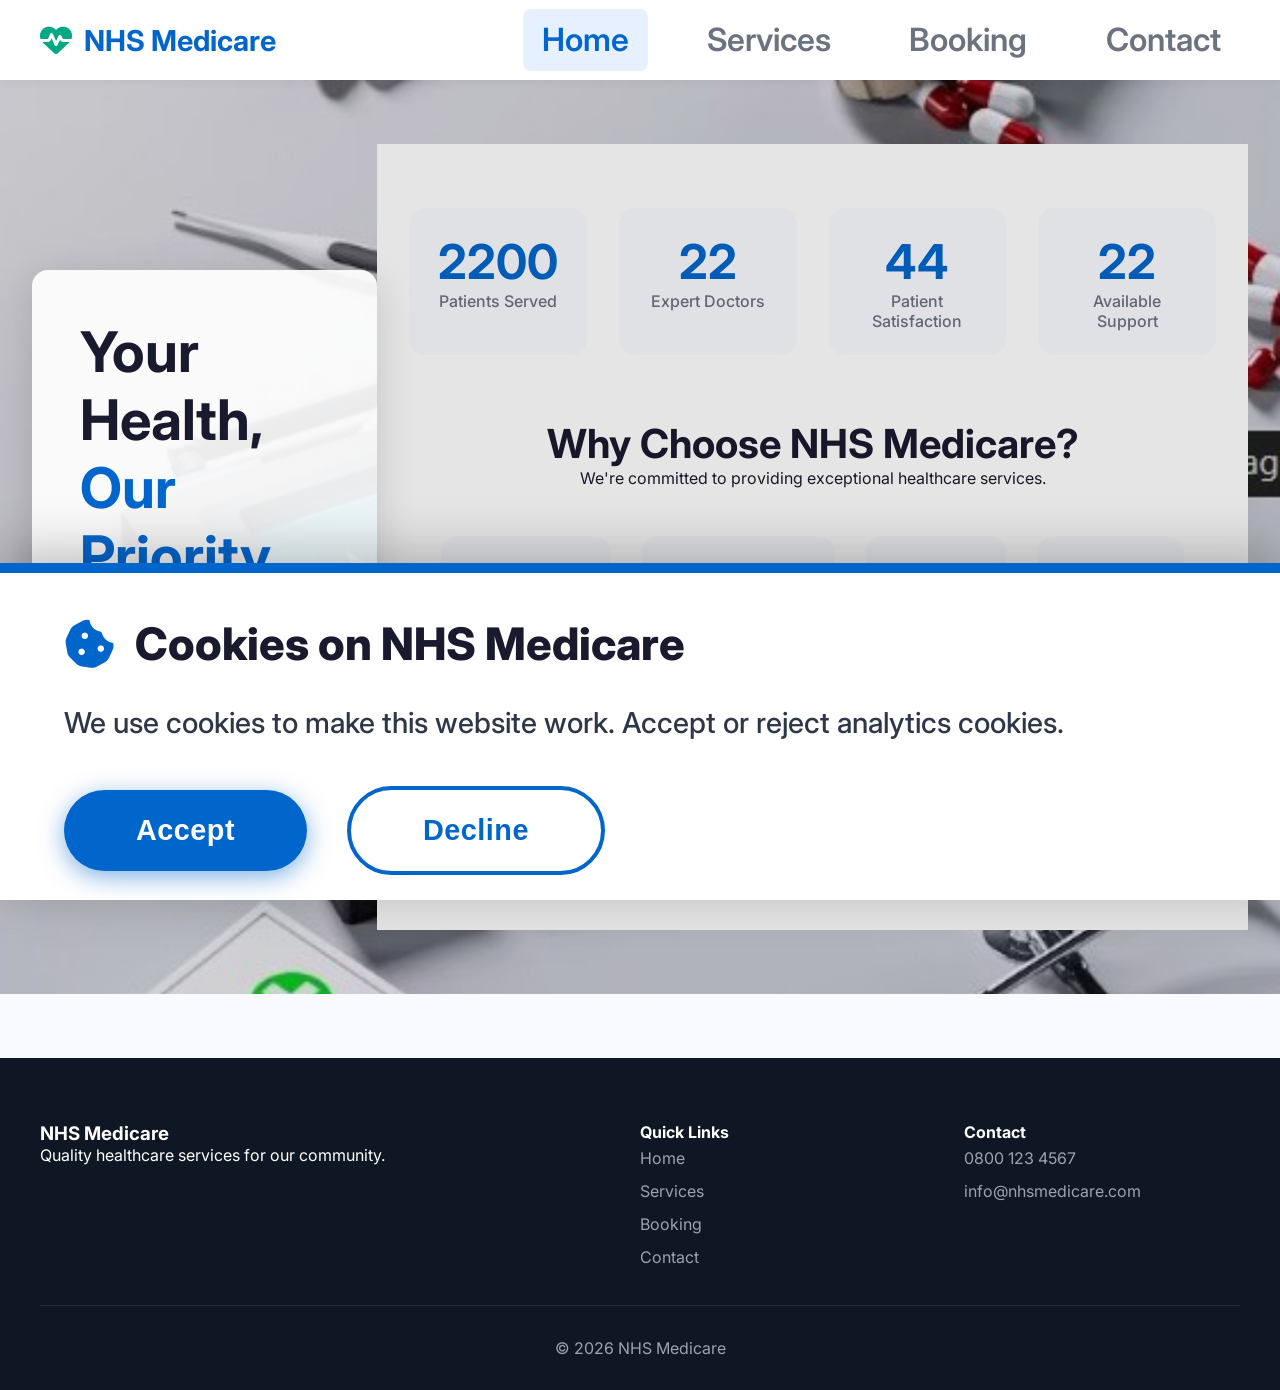
<file: index.html>
<!DOCTYPE html>
<html lang="en">
<head>
    <meta charset="UTF-8">
    <meta name="viewport" content="width=device-width, initial-scale=1.0">
    <title>NHS Medicare - Home</title>
    
    
    <script src="https://code.jquery.com/jquery-3.6.0.min.js"></script>
    
    
    <link href="https://fonts.googleapis.com/css2?family=Inter:wght@300;400;500;600;700&display=swap" rel="stylesheet">
    
    
    <link rel="stylesheet" href="https://cdnjs.cloudflare.com/ajax/libs/font-awesome/6.4.0/css/all.min.css">
    
    
    <link rel="stylesheet" href="css/home.css">
</head>
<body>
    
    <nav class="navbar">
        <div class="nav-container">
            <div class="nav-logo">
                <a href="index.html">
                    <i class="fas fa-heartbeat"></i>
                    <span>NHS Medicare</span>
                </a>
            </div>
            <button class="nav-toggle">
                <i class="fas fa-bars"></i>
            </button>
            <ul class="nav-menu">
                <li><a href="index.html" class="active">Home</a></li>
                <li><a href="services.html">Services</a></li>
                <li><a href="booking.html">Booking</a></li>
                <li><a href="contact.html">Contact</a></li>
            </ul>
        </div>
    </nav>


    <header class="hero">
        <div class="hero-container">
            <div class="hero-content">
                <h1>Your Health, <span>Our Priority</span></h1>
                <p>Welcome to NHS Medicare - providing quality healthcare services.</p>
                <a href="booking.html" class="btn-primary">Book Appointment</a>
            </div>
        </div>
            
    <section class="stats">
        <div class="stats-container">
            <div class="stat-item">
                <div class="stat-number" data-count="5000">0</div>
                <div class="stat-label">Patients Served</div>
            </div>
            <div class="stat-item">
                <div class="stat-number" data-count="50">0</div>
                <div class="stat-label">Expert Doctors</div>
            </div>
            <div class="stat-item">
                <div class="stat-number" data-count="98">0%</div>
                <div class="stat-label">Patient Satisfaction</div>
            </div>
            <div class="stat-item">
                <div class="stat-number" data-count="24">0/7</div>
                <div class="stat-label">Available Support</div>
            </div>
        </div>
            
    <section class="features">
        <div class="section-header">
            <h2>Why Choose NHS Medicare?</h2>
            <p>We're committed to providing exceptional healthcare services.</p>
        </div>
        <div class="features-grid">
            <div class="feature-card">
                <div class="feature-icon"><i class="fas fa-user-md"></i></div>
                <h3>Expert Doctors</h3>
                <p>Highly qualified medical professionals.</p>
            </div>
            <div class="feature-card">
                <div class="feature-icon"><i class="fas fa-clock"></i></div>
                <h3>Quick Appointments</h3>
                <p>Easy online booking system.</p>
            </div>
            <div class="feature-card">
                <div class="feature-icon"><i class="fas fa-shield-virus"></i></div>
                <h3>Safe & Clean</h3>
                <p>Strict hygiene protocols.</p>
            </div>
            <div class="feature-card">
                <div class="feature-icon"><i class="fas fa-phone-alt"></i></div>
                <h3>24/7 Support</h3>
                <p>Round the clock assistance.</p>
            </div>
        </div>
    </section>
    </header>
            <!-- Cookie Banner -->
    <div id="cookieConsent">
        <div class="cookie-container">
            <h3><i class="fas fa-cookie-bite"></i> Cookies on NHS Medicare</h3>
            <p>We use cookies to make this website work. Accept or reject analytics cookies.</p>
            <div class="cookie-buttons">
                <button id="acceptCookies" class="btn-accept">Accept</button>
                <button id="declineCookies" class="btn-decline">Decline</button>
            </div>
        </div>
    </div>

    <script src="js/home.js"></script>
       
    <footer>
        <div class="footer-container">
            <div class="footer-grid">
                <div class="footer-about">
                    <h3>NHS Medicare</h3>
                    <p>Quality healthcare services for our community.</p>
                </div>
                <div class="footer-links">
                    <h4>Quick Links</h4>
                    <ul>
                        <li><a href="index.html">Home</a></li>
                        <li><a href="services.html">Services</a></li>
                        <li><a href="booking.html">Booking</a></li>
                        <li><a href="contact.html">Contact</a></li>
                    </ul>
                </div>
                <div class="footer-contact">
                    <h4>Contact</h4>
                    <ul>
                        <li>0800 123 4567</li>
                        <li>info@nhsmedicare.com</li>
                    </ul>
                </div>
            </div>
            <div class="footer-bottom">
                <p>&copy; 2026 NHS Medicare</p>
            </div>
        </div>
    </footer>
</body>
</html>
</file>
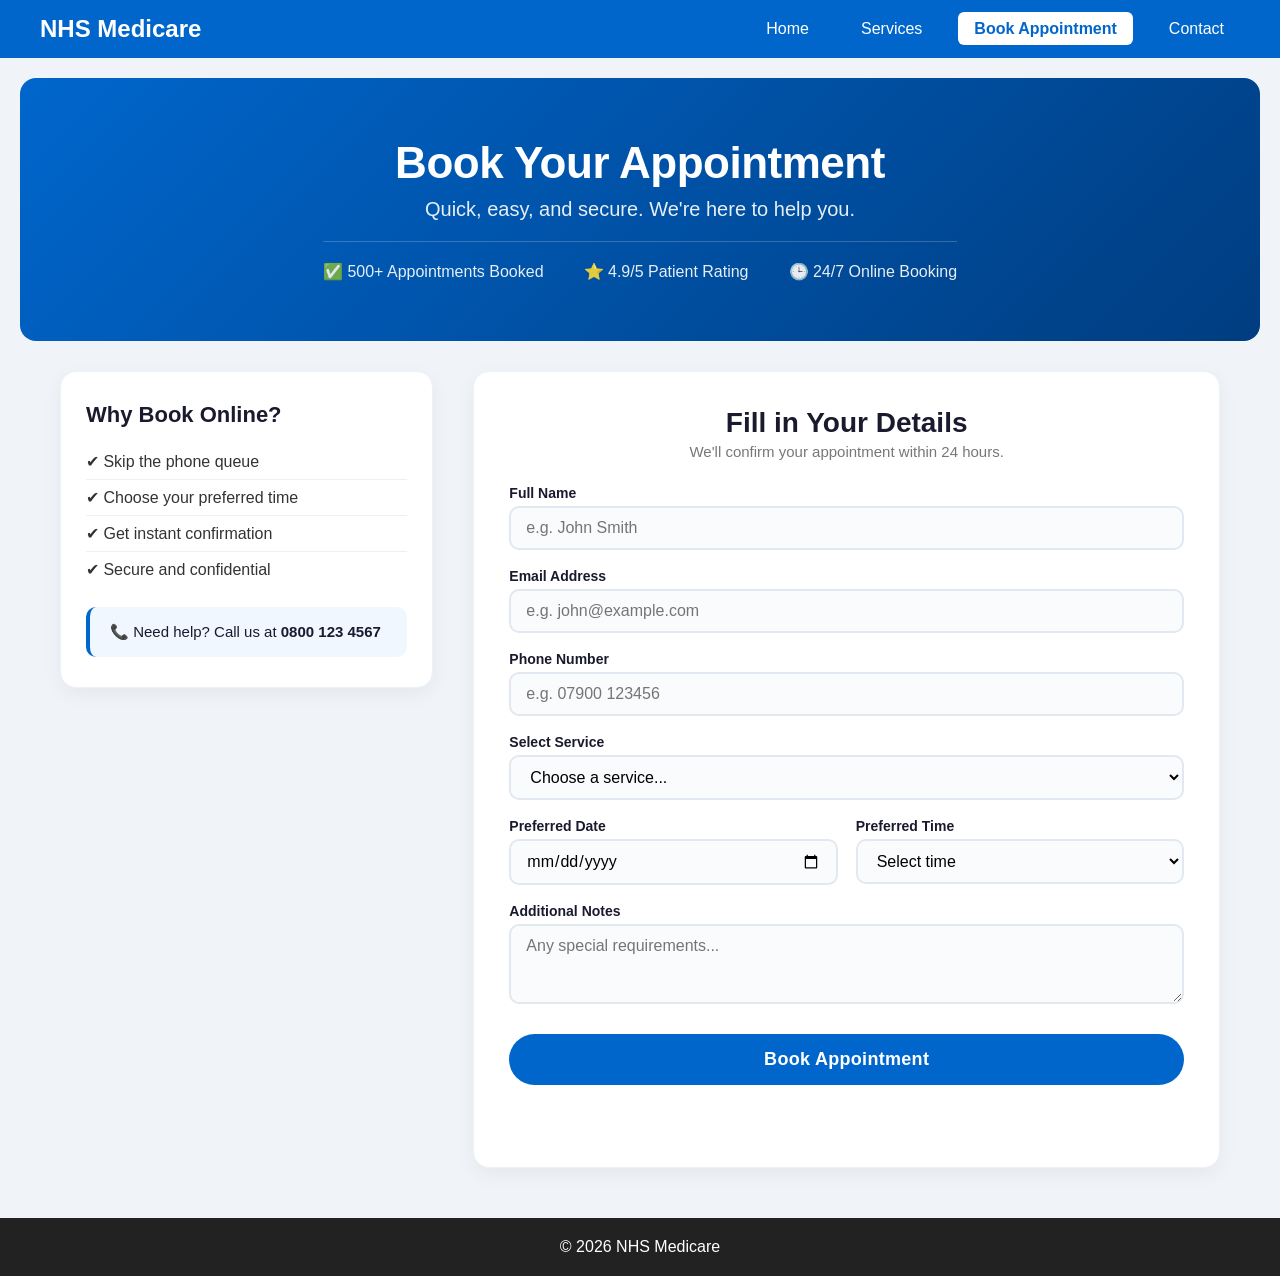
<file: booking.html>
<!DOCTYPE html>
<html lang="en">
<head>
    <meta charset="UTF-8">
    <meta name="viewport" content="width=device-width, initial-scale=1.0">
    <title>MediCare - Book Appointment</title>
    <link rel="stylesheet" href="css/style.css">
    <link rel="stylesheet" href="css/booking.css">
</head>
<body>
    <header>
        <nav>
            <div class="logo">NHS Medicare</div>
            <ul>
                <li><a href="index.html">Home</a></li>
                <li><a href="services.html">Services</a></li>
                <li><a href="booking.html" class="active">Book Appointment</a></li>
                <li><a href="contact.html">Contact</a></li>
            </ul>
        </nav>
    </header>

    <main>
        <section class="booking-hero">
            <div class="booking-hero-overlay">
                <h1>Book Your Appointment</h1>
                <p>Quick, easy, and secure. We're here to help you.</p>
                <div class="booking-hero-stats">
                    <span>✅ 500+ Appointments Booked</span>
                    <span>⭐ 4.9/5 Patient Rating</span>
                    <span>🕒 24/7 Online Booking</span>
                </div>
            </div>
        </section>

        <section class="booking-section">
            <div class="booking-container">
                <div class="booking-info">
                    <h2>Why Book Online?</h2>
                    <ul>
                        <li>✔ Skip the phone queue</li>
                        <li>✔ Choose your preferred time</li>
                        <li>✔ Get instant confirmation</li>
                        <li>✔ Secure and confidential</li>
                    </ul>
                    <div class="booking-info-card">
                        <p>📞 Need help? Call us at <strong>0800 123 4567</strong></p>
                    </div>
                </div>

                <div class="booking-form-wrapper">
                    <h2>Fill in Your Details</h2>
                    <p class="form-subtitle">We'll confirm your appointment within 24 hours.</p>
                    <form id="bookingForm">
                        <div class="form-group">
                            <label for="fullName">Full Name</label>
                            <input type="text" id="fullName" placeholder="e.g. John Smith" required>
                        </div>
                        <div class="form-group">
                            <label for="email">Email Address</label>
                            <input type="email" id="email" placeholder="e.g. john@example.com" required>
                        </div>
                        <div class="form-group">
                            <label for="phone">Phone Number</label>
                            <input type="tel" id="phone" placeholder="e.g. 07900 123456" required>
                        </div>
                        <div class="form-group">
                            <label for="service">Select Service</label>
                            <select id="service" required>
                                <option value="">Choose a service...</option>
                                <option value="GP Services">🩺 GP Services</option>
                                <option value="Dental Services">🦷 Dental Services</option>
                                <option value="Mental Health">🧠 Mental Health</option>
                                <option value="Vaccinations">💉 Vaccinations</option>
                                <option value="Eye Care">👁️ Eye Care</option>
                                <option value="Emergency">🏥 Emergency</option>
                            </select>
                        </div>
                        <div class="form-row">
                            <div class="form-group">
                                <label for="date">Preferred Date</label>
                                <input type="date" id="date" required>
                            </div>
                            <div class="form-group">
                                <label for="time">Preferred Time</label>
                                <select id="time" required>
                                    <option value="">Select time</option>
                                    <option value="09:00">09:00 AM</option>
                                    <option value="10:00">10:00 AM</option>
                                    <option value="11:00">11:00 AM</option>
                                    <option value="13:00">01:00 PM</option>
                                    <option value="14:00">02:00 PM</option>
                                    <option value="15:00">03:00 PM</option>
                                    <option value="16:00">04:00 PM</option>
                                    <option value="17:00">05:00 PM</option>
                                </select>
                            </div>
                        </div>
                        <div class="form-group">
                            <label for="notes">Additional Notes</label>
                            <textarea id="notes" rows="3" placeholder="Any special requirements..."></textarea>
                        </div>
                        <button type="submit">Book Appointment</button>
                    </form>
                    <div id="formFeedback"></div>
                </div>
            </div>
        </section>
    </main>

    <footer>
        <p>&copy; 2026 NHS Medicare</p>
    </footer>

    <script src="https://code.jquery.com/jquery-3.7.1.min.js"></script>
    <script src="js/booking.js"></script>
</body>
</html>
</file>
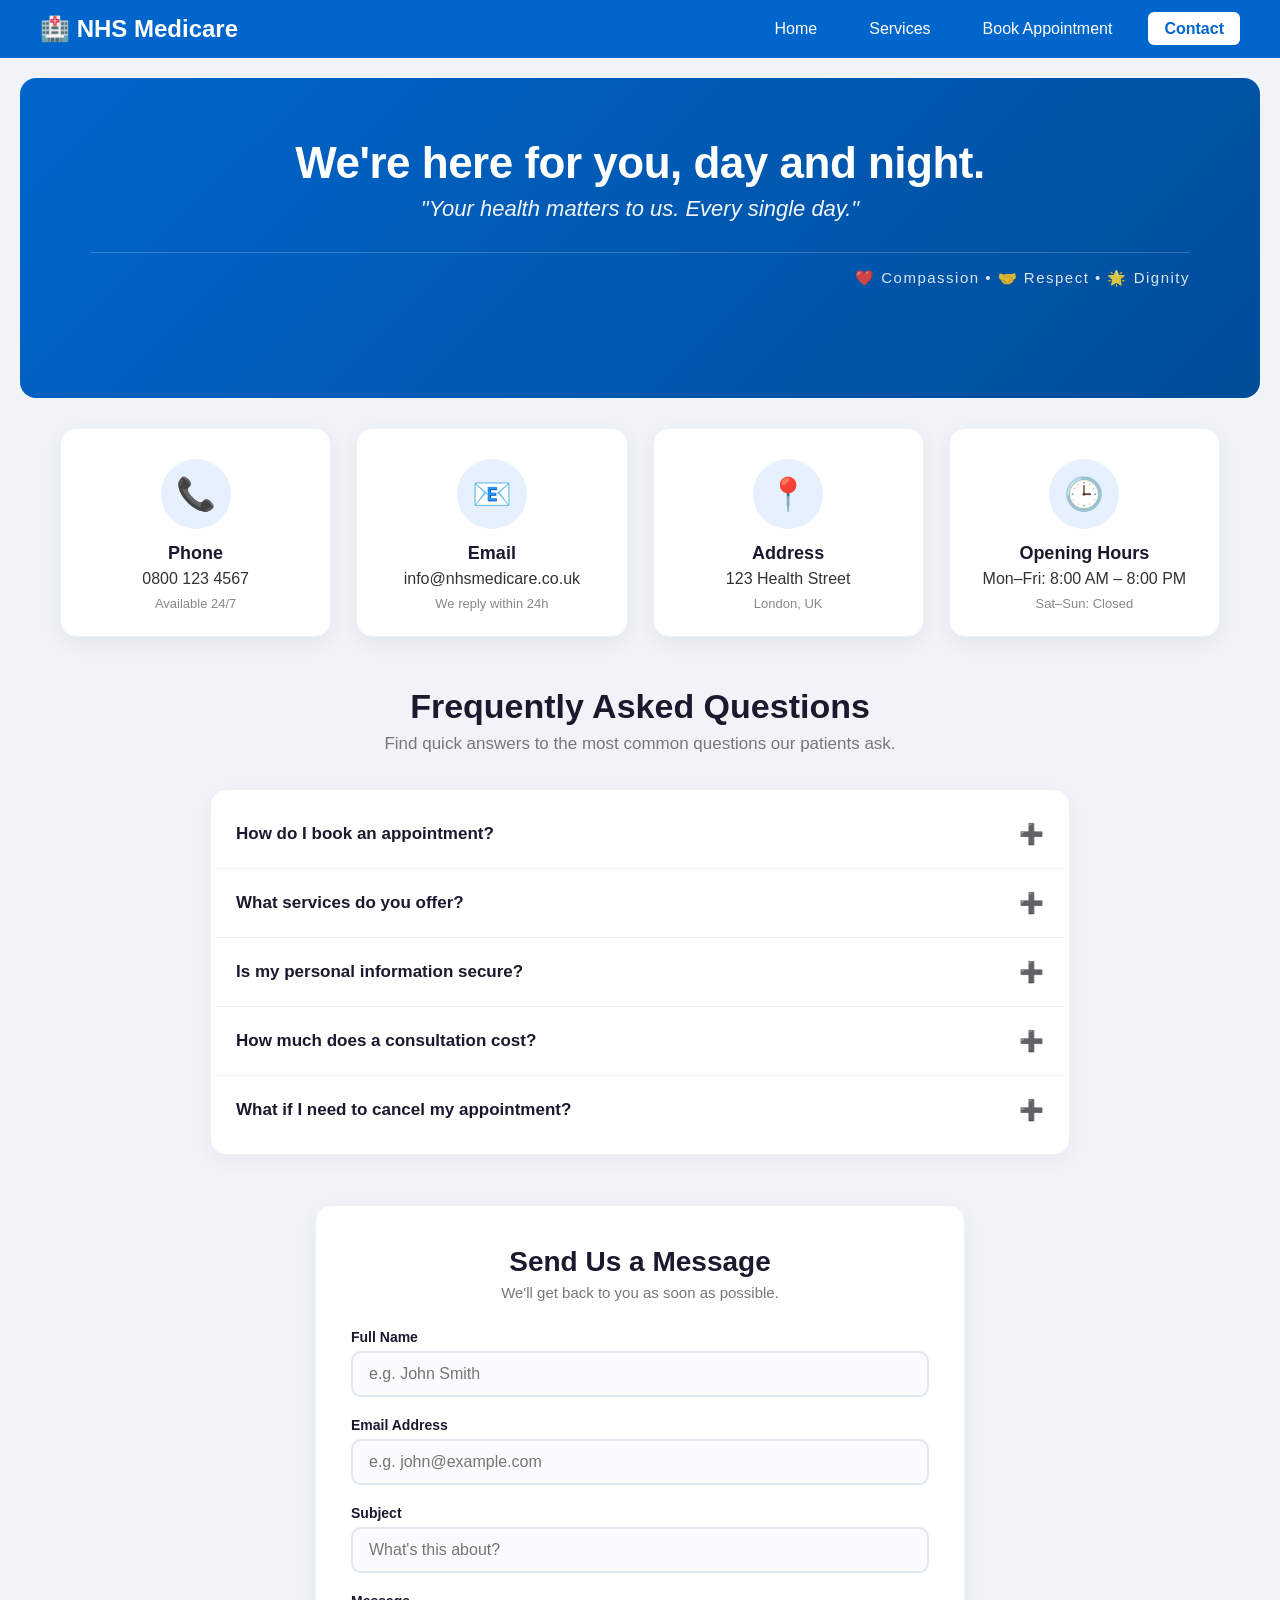
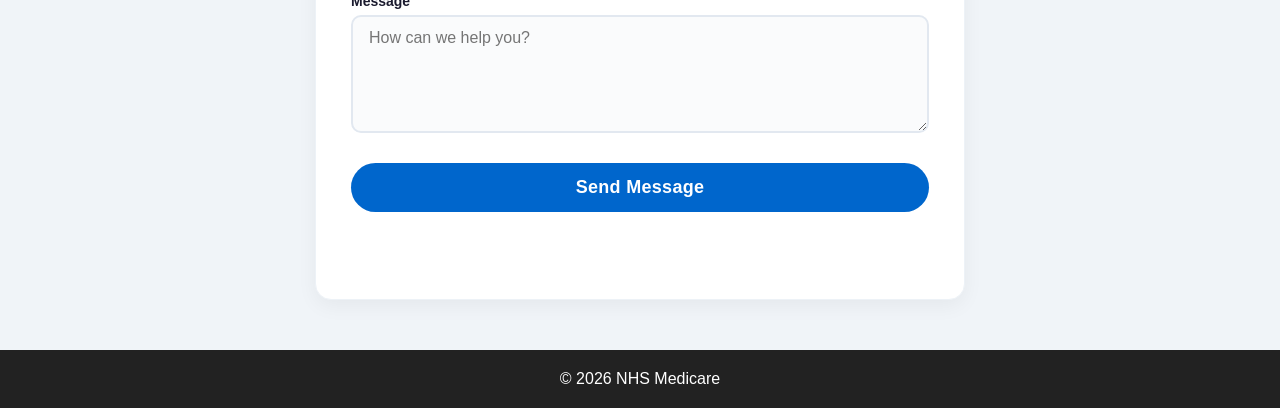
<file: contact.html>
<!DOCTYPE html>
<html lang="en">
<head>
    <meta charset="UTF-8">
    <meta name="viewport" content="width=device-width, initial-scale=1.0">
    <title>MediCare - Contact</title>
    <link rel="stylesheet" href="css/style.css">
    <link rel="stylesheet" href="css/contact.css">
</head>
<body>
    <header>
        <nav>
            <div class="logo">🏥 NHS Medicare</div>
            <ul>
                <li><a href="index.html">Home</a></li>
                <li><a href="services.html">Services</a></li>
                <li><a href="booking.html">Book Appointment</a></li>
                <li><a href="contact.html" class="active">Contact</a></li>
            </ul>
        </nav>
    </header>

    <main>
        
        <section class="hero-section">
            <div class="hero-overlay">
                <div class="hero-content">
                    <h1>We're here for you, day and night.</h1>
                    <p class="hero-quote">"Your health matters to us. Every single day."</p>
                </div>
                <div class="hero-values-wrapper">
                    <p class="hero-values">❤️ Compassion • 🤝 Respect • 🌟 Dignity</p>
                </div>
            </div>
        </section>

        
        <section class="contact-section">
            <div class="contact-details">
                <div class="contact-card">
                    <div class="icon-circle">📞</div>
                    <h3>Phone</h3>
                    <p>0800 123 4567</p>
                    <span class="contact-label">Available 24/7</span>
                </div>
                <div class="contact-card">
                    <div class="icon-circle">📧</div>
                    <h3>Email</h3>
                    <p>info@nhsmedicare.co.uk</p>
                    <span class="contact-label">We reply within 24h</span>
                </div>
                <div class="contact-card">
                    <div class="icon-circle">📍</div>
                    <h3>Address</h3>
                    <p>123 Health Street</p>
                    <span class="contact-label">London, UK</span>
                </div>
                <div class="contact-card">
                    <div class="icon-circle">🕒</div>
                    <h3>Opening Hours</h3>
                    <p>Mon–Fri: 8:00 AM – 8:00 PM</p>
                    <span class="contact-label">Sat–Sun: Closed</span>
                </div>
            </div>

           
            <section class="faq-section">
                <h2>Frequently Asked Questions</h2>
                <p class="faq-subtitle">Find quick answers to the most common questions our patients ask.</p>

                <div class="faq-container">
                    <div class="faq-item">
                        <div class="faq-question">
                            <span>How do I book an appointment?</span>
                            <span class="faq-icon">➕</span>
                        </div>
                        <div class="faq-answer">
                            <p>You can book an appointment online by visiting our <a href="booking.html">Booking Page</a> or by calling us at <strong>0800 123 4567</strong>. Our team is available 24/7 to assist you.</p>
                        </div>
                    </div>

                    <div class="faq-item">
                        <div class="faq-question">
                            <span>What services do you offer?</span>
                            <span class="faq-icon">➕</span>
                        </div>
                        <div class="faq-answer">
                            <p>We offer a wide range of services including GP services, dental care, mental health support, vaccinations, eye care, and emergency care. Visit our <a href="services.html">Services Page</a> for more details.</p>
                        </div>
                    </div>

                    <div class="faq-item">
                        <div class="faq-question">
                            <span>Is my personal information secure?</span>
                            <span class="faq-icon">➕</span>
                        </div>
                        <div class="faq-answer">
                            <p>Yes, your personal information is fully secure and confidential. We follow strict NHS data protection guidelines and never share your information with third parties without your consent.</p>
                        </div>
                    </div>

                    <div class="faq-item">
                        <div class="faq-question">
                            <span>How much does a consultation cost?</span>
                            <span class="faq-icon">➕</span>
                        </div>
                        <div class="faq-answer">
                            <p>Many of our services are NHS funded and completely free. For private services, prices are clearly displayed on our <a href="services.html">Services Page</a>. We believe in transparent pricing with no hidden costs.</p>
                        </div>
                    </div>

                    <div class="faq-item">
                        <div class="faq-question">
                            <span>What if I need to cancel my appointment?</span>
                            <span class="faq-icon">➕</span>
                        </div>
                        <div class="faq-answer">
                            <p>You can cancel or reschedule your appointment by calling us at <strong>0800 123 4567</strong> at least 24 hours in advance. We understand that plans change and we're here to help.</p>
                        </div>
                    </div>
                </div>
            </section>

           
            <div class="contact-form-wrapper">
                <h2>Send Us a Message</h2>
                <p class="form-subtitle">We'll get back to you as soon as possible.</p>
                <form id="contactForm">
                    <div class="form-group">
                        <label for="name">Full Name</label>
                        <input type="text" id="name" placeholder="e.g. John Smith" required>
                    </div>
                    <div class="form-group">
                        <label for="email">Email Address</label>
                        <input type="email" id="email" placeholder="e.g. john@example.com" required>
                    </div>
                    <div class="form-group">
                        <label for="subject">Subject</label>
                        <input type="text" id="subject" placeholder="What's this about?" required>
                    </div>
                    <div class="form-group">
                        <label for="message">Message</label>
                        <textarea id="message" rows="5" placeholder="How can we help you?" required></textarea>
                    </div>
                    <button type="submit">Send Message</button>
                </form>
                <div id="formFeedback"></div>
            </div>
        </section>
    </main>

    <footer>
        <p>&copy; 2026 NHS Medicare</p>
    </footer>

    <script src="https://code.jquery.com/jquery-3.7.1.min.js"></script>
    <script src="js/contact.js"></script>
</body>
</html>
</file>
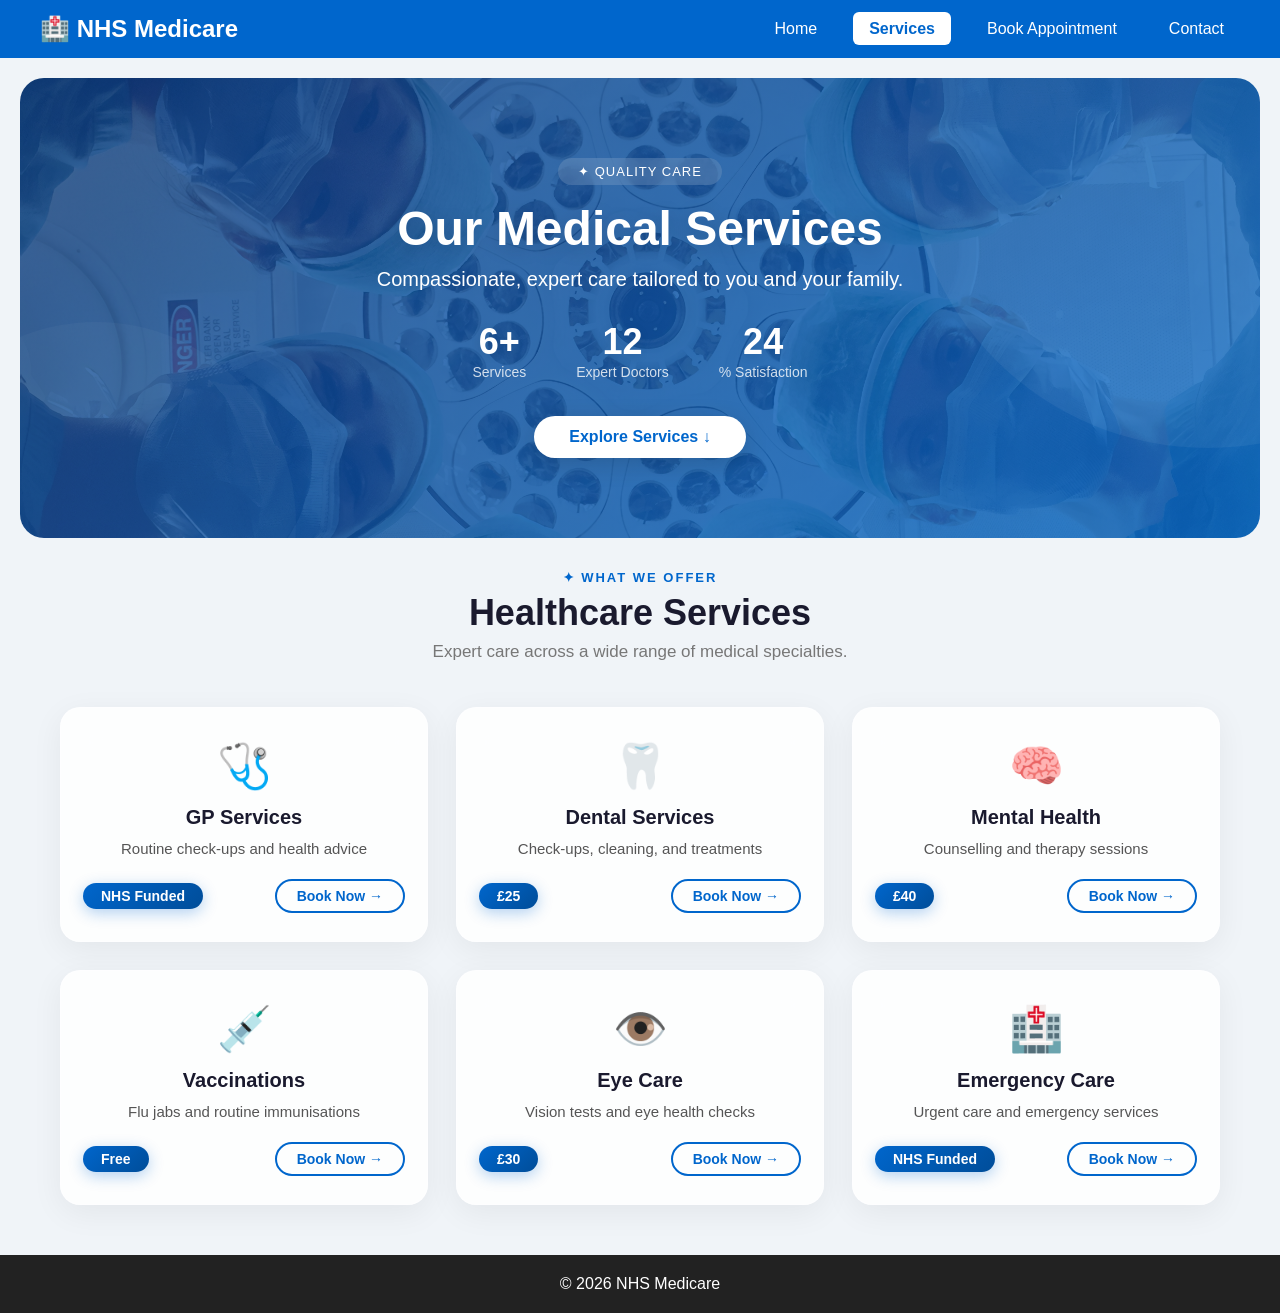
<file: services.html>
<!DOCTYPE html>
<html lang="en">
<head>
    <meta charset="UTF-8">
    <meta name="viewport" content="width=device-width, initial-scale=1.0">
    <title>MediCare - Services</title>
    <link rel="stylesheet" href="css/style.css">
    <link rel="stylesheet" href="css/services.css">
</head>
<body>
    <header>
        <nav>
            <div class="logo">🏥 NHS Medicare</div>
            <ul>
                <li><a href="index.html">Home</a></li>
                <li><a href="services.html" class="active">Services</a></li>
                <li><a href="booking.html">Book Appointment</a></li>
                <li><a href="contact.html">Contact</a></li>
            </ul>
        </nav>
    </header>

    <main>
        
        <section class="hero-section">
            <div class="hero-content">
                <span class="hero-badge">✦ Quality Care</span>
                <h1>Our Medical Services</h1>
                <p>Compassionate, expert care tailored to you and your family.</p>
                <div class="hero-stats">
                    <div class="stat-item">
                        <span class="stat-number" data-target="6">0</span>
                        <span class="stat-label">Services</span>
                    </div>
                    <div class="stat-item">
                        <span class="stat-number" data-target="50">0</span>
                        <span class="stat-label">Expert Doctors</span>
                    </div>
                    <div class="stat-item">
                        <span class="stat-number" data-target="98">0</span>
                        <span class="stat-label">% Satisfaction</span>
                    </div>
                </div>
                <a href="#services" class="hero-cta">Explore Services ↓</a>
            </div>
        </section>

        
        <section class="services-section" id="services">
            <div class="section-header">
                <span class="section-tag">✦ What We Offer</span>
                <h2>Healthcare Services</h2>
                <p>Expert care across a wide range of medical specialties.</p>
            </div>

            <div class="services-grid">
                <div class="service-card">
                    <div class="card-icon">🩺</div>
                    <h3>GP Services</h3>
                    <p>Routine check-ups and health advice</p>
                    <div class="card-footer">
                        <span class="price-badge">NHS Funded</span>
                        <a href="booking.html" class="book-btn">Book Now →</a>
                    </div>
                </div>

                <div class="service-card">
                    <div class="card-icon">🦷</div>
                    <h3>Dental Services</h3>
                    <p>Check-ups, cleaning, and treatments</p>
                    <div class="card-footer">
                        <span class="price-badge">£25</span>
                        <a href="booking.html" class="book-btn">Book Now →</a>
                    </div>
                </div>

                <div class="service-card">
                    <div class="card-icon">🧠</div>
                    <h3>Mental Health</h3>
                    <p>Counselling and therapy sessions</p>
                    <div class="card-footer">
                        <span class="price-badge">£40</span>
                        <a href="booking.html" class="book-btn">Book Now →</a>
                    </div>
                </div>

                <div class="service-card">
                    <div class="card-icon">💉</div>
                    <h3>Vaccinations</h3>
                    <p>Flu jabs and routine immunisations</p>
                    <div class="card-footer">
                        <span class="price-badge">Free</span>
                        <a href="booking.html" class="book-btn">Book Now →</a>
                    </div>
                </div>

                <div class="service-card">
                    <div class="card-icon">👁️</div>
                    <h3>Eye Care</h3>
                    <p>Vision tests and eye health checks</p>
                    <div class="card-footer">
                        <span class="price-badge">£30</span>
                        <a href="booking.html" class="book-btn">Book Now →</a>
                    </div>
                </div>

                <div class="service-card">
                    <div class="card-icon">🏥</div>
                    <h3>Emergency Care</h3>
                    <p>Urgent care and emergency services</p>
                    <div class="card-footer">
                        <span class="price-badge">NHS Funded</span>
                        <a href="booking.html" class="book-btn">Book Now →</a>
                    </div>
                </div>
            </div>
        </section>
    </main>

    <footer>
        <p>&copy; 2026 NHS Medicare</p>
    </footer>

    <script src="https://code.jquery.com/jquery-3.7.1.min.js"></script>
    <script src="js/services.js"></script>
</body>
</html>
</file>
<file: css/home.css>
* {
    margin: 0;
    padding: 0;
    box-sizing: border-box;
}

:root {
    --primary: #0066CC; /* Updated */   
    --primary-dark: #004a99;
    --primary-light: #e6f0ff;
    --secondary: #00a884;
    --text-dark: #1a1a2e;
    --text-gray: #6b7280;
    --shadow: 0 10px 40px rgba(0, 0, 0, 0.08);
}

body {
    font-family: 'Inter', sans-serif;
    background: #f8faff;
    color: var(--text-dark);
}

/* ===== NAVIGATION ===== */
.navbar {
    background: white;
    padding: 0 2rem;
    box-shadow: 0 2px 10px rgba(0, 0, 0, 0.05);
    position: sticky;
    top: 0;
    z-index: 1000;
}

.nav-container {
    max-width: 1200px;
    margin: 0 auto;
    display: flex;
    justify-content: space-between;
    align-items: center;
    height: 80px;  
}

.nav-logo a {
    display: flex;
    align-items: center;
    gap: 12px;
    font-size: 1.8rem;  
    font-weight: 700;
    color: var(--primary);
    text-decoration: none;
}

.nav-logo i {
    font-size: 2rem;  
    color: var(--secondary);
}

.nav-menu {
    display: flex;
    gap: 2.5rem;   
    list-style: none;
}

.nav-menu li a {
    padding: 0.7rem 1.2rem; 
    border-radius: 8px;
    font-weight: 600;  
    font-size: 2rem;  
    color: var(--text-gray);
    text-decoration: none;
    transition: all 0.3s ease;
}

.nav-menu li a:hover,
.nav-menu li a.active {
    color: var(--primary);
    background: var(--primary-light);
}

.nav-toggle {
    display: none;
    background: none;
    border: none;
    font-size: 1.8rem; 
    cursor: pointer;
}
/* ===== HERO ===== */
.hero {
    padding: 4rem 2rem;
    background-image: url('../images/hero_bg1.jpg');
    background-size: cover;
    background-position: center;
    background-repeat: no-repeat;
    min-height: 80vh;
    display: flex;
    align-items: center;
    position: relative;
}

/* Dark overlay so text is readable */
.hero::before {
    content: '';
    position: absolute;
    top: 0;
    left: 0;
    width: 100%;
    height: 100%;
    background: rgba(0, 0, 0, 0.1);  
    z-index: 1;
}
.hero-container {
    position: relative;
    z-index: 2;
}
.hero-container {
    max-width: 1200px;
    margin: 0 auto;
    display: flex;
    justify-content: flex-start;
    align-items: center;
    min-height: 60vh;
}

.hero-content {
    background: rgba(255, 255, 255, 0.92);
    padding: 3rem;
    border-radius: 16px;
    max-width: 600px;
    box-shadow: 0 10px 40px rgba(0, 0, 0, 0.15);
    text-align: left;
}
.hero-content h1 {
    font-size: 3.5rem;
    margin-bottom: 1rem;
}

.hero-content h1 span {
    color: var(--primary);
}

.hero-content p {
    font-size: 1.2rem;
    color: var(--text-gray);
    margin-bottom: 2rem;
    max-width: 500px;
}

.btn-primary {
    display: inline-block;
    padding: 0.8rem 2rem;
    background: var(--primary);
    color: white;
    border-radius: 50px;
    text-decoration: none;
    font-weight: 600;
    transition: all 0.3s ease;
}

.btn-primary:hover {
    background: var(--primary-dark);
    transform: translateY(-2px);
    box-shadow: 0 10px 30px rgba(0, 102, 204, 0.3);
}
/* ===== STATS ===== */
.stats {
    padding: 4rem 2rem;
    background: white;
}

.stats-container {
    max-width: 1200px;
    margin: 0 auto;
    display: grid;
    grid-template-columns: repeat(4, 1fr);
    gap: 2rem;
}

.stat-item {
    text-align: center;
    padding: 1.5rem;
    border-radius: 16px;
    background: #f8faff;
}

.stat-number {
    font-size: 3rem;
    font-weight: 700;
    color: var(--primary);
}

.stat-label {
    color: var(--text-gray);
    font-weight: 500;
}
/* ===== FEATURES ===== */
.features {
    padding: 4rem 2rem;
    background: white;
}

.section-header {
    text-align: center;
    max-width: 600px;
    margin: 0 auto 3rem;
}

.section-header h2 {
    font-size: 2.5rem;
}

.features-grid {
    max-width: 1200px;
    margin: 0 auto;
    display: grid;
    grid-template-columns: repeat(4, 1fr);
    gap: 2rem;
}

.feature-card {
    padding: 2rem;
    border-radius: 16px;
    background: #f8faff;
    text-align: center;
    transition: all 0.3s ease;
}

.feature-card:hover {
    transform: translateY(-5px);
    box-shadow: 0 20px 60px rgba(0, 0, 0, 0.1);
}

.feature-icon {
    width: 60px;
    height: 60px;
    margin: 0 auto 1rem;
    background: #e6f0ff;
    border-radius: 50%;
    display: flex;
    align-items: center;
    justify-content: center;
    font-size: 1.5rem;
    color: var(--primary);
}
/* ===== FOOTER ===== */
footer {
    background: #0f1724;
    color: white;
    padding: 4rem 2rem 2rem;
    margin-top: 4rem;
}

.footer-container {
    max-width: 1200px;
    margin: 0 auto;
}

.footer-grid {
    display: grid;
    grid-template-columns: 2fr 1fr 1fr;
    gap: 3rem;
    margin-bottom: 2rem;
}

.footer-links ul,
.footer-contact ul {
    list-style: none;
}

.footer-links ul li,
.footer-contact ul li {
    padding: 0.4rem 0;
    color: #9ca3af;
}

.footer-links ul li a {
    color: #9ca3af;
    text-decoration: none;
}

.footer-links ul li a:hover {
    color: white;
}

.footer-bottom {
    border-top: 1px solid rgba(255, 255, 255, 0.1);
    padding-top: 2rem;
    text-align: center;
    color: #9ca3af;
}
/* ===== COOKIE CONSENT BANNER ===== */
#cookieConsent {
    display: none;
    position: fixed;
    bottom: 0;
    left: 0;
    width: 100%;
    background: #ffffff;
    padding: 3rem 4rem;
    z-index: 9999;
    border-top: 10px solid #0066CC;
    box-shadow: 0 -10px 50px rgba(0, 0, 0, 0.25);
    font-family: 'Inter', sans-serif;
}

#cookieConsent .cookie-container {
    max-width: 1400px;
    margin: 0 auto;
}

#cookieConsent .cookie-icon {
    font-size: 3rem;
    color: #0066CC;
    margin-right: 20px;
}

#cookieConsent h3 {
    font-size: 2.8rem;
    font-weight: 800;
    margin-bottom: 1.2rem;
    color: #1a1a2e;
    display: flex;
    align-items: center;
}

#cookieConsent h3 i {
    color: #0066CC;
    margin-right: 20px;
    font-size: 3.2rem;
}

#cookieConsent p {
    font-size: 1.8rem;
    color: #2d3748;
    margin-bottom: 2rem;
    max-width: 1000px;
    line-height: 2.2;
    font-weight: 500;
}

#cookieConsent .cookie-buttons {
    display: flex;
    gap: 2.5rem;
    align-items: center;
    flex-wrap: wrap;
}

#cookieConsent .btn-accept {
    background: #0066CC;
    color: white;
    border: none;
    padding: 1.5rem 4.5rem;
    border-radius: 60px;
    cursor: pointer;
    font-weight: 800;
    font-size: 1.8rem;
    transition: all 0.3s ease;
    box-shadow: 0 6px 25px rgba(0, 102, 204, 0.5);
    letter-spacing: 0.5px;
}

#cookieConsent .btn-accept:hover {
    background: #004a99;
    transform: translateY(-4px) scale(1.02);
    box-shadow: 0 10px 40px rgba(0, 102, 204, 0.6);
}

#cookieConsent .btn-decline {
    background: transparent;
    color: #0066CC;
    border: 4px solid #0066CC;
    padding: 1.5rem 4.5rem;
    border-radius: 60px;
    cursor: pointer;
    font-weight: 800;
    font-size: 1.8rem;
    transition: all 0.3s ease;
    letter-spacing: 0.5px;
}

#cookieConsent .btn-decline:hover {
    background: #e6f0ff;
    transform: translateY(-4px) scale(1.02);
}

#cookieConsent .cookie-settings-link {
    color: #0066CC;
    text-decoration: underline;
    font-weight: 600;
    font-size: 1.6rem;
    margin-left: 1rem;
    transition: all 0.3s ease;
    cursor: pointer;
}

#cookieConsent .cookie-settings-link:hover {
    color: #004a99;
}

/* ===== RESPONSIVE ===== */
@media (max-width: 1024px) {
    #cookieConsent {
        padding: 2.5rem 2rem;
    }
    
    #cookieConsent h3 {
        font-size: 2.2rem;
    }
    
    #cookieConsent h3 i {
        font-size: 2.5rem;
    }
    
    #cookieConsent p {
        font-size: 1.4rem;
    }
    
    #cookieConsent .btn-accept,
    #cookieConsent .btn-decline {
        padding: 1.2rem 3rem;
        font-size: 1.4rem;
    }
}

@media (max-width: 768px) {
    #cookieConsent {
        padding: 2rem 1.5rem;
    }
    
    #cookieConsent h3 {
        font-size: 1.8rem;
        flex-wrap: wrap;
    }
    
    #cookieConsent h3 i {
        font-size: 2rem;
    }
    
    #cookieConsent p {
        font-size: 1.2rem;
        line-height: 1.8;
    }
    
    #cookieConsent .cookie-buttons {
        flex-direction: column;
        align-items: stretch;
        gap: 1.5rem;
    }
    
    #cookieConsent .btn-accept,
    #cookieConsent .btn-decline {
        width: 100%;
        text-align: center;
        padding: 1.2rem 2rem;
        font-size: 1.3rem;
    }
    
    #cookieConsent .cookie-settings-link {
        font-size: 1.2rem;
        text-align: center;
        margin-left: 0;
    }
}

@media (max-width: 480px) {
    #cookieConsent {
        padding: 1.5rem 1rem;
    }
    
    #cookieConsent h3 {
        font-size: 1.4rem;
    }
    
    #cookieConsent h3 i {
        font-size: 1.6rem;
    }
    
    #cookieConsent p {
        font-size: 1rem;
        line-height: 1.6;
    }
    
    #cookieConsent .btn-accept,
    #cookieConsent .btn-decline {
        font-size: 1.1rem;
        padding: 1rem 1.5rem;
    }
    
    #cookieConsent .cookie-settings-link {
        font-size: 1rem;
    }
}
</file>
<file: css/style.css>
* {
    margin: 0;
    padding: 0;
    box-sizing: border-box;
}

body {
    font-family: Arial, sans-serif;
    background: #f0f4f8;
    color: #333;
}

header {
    background: #0066cc;
    padding: 15px 30px;
}

nav {
    display: flex;
    justify-content: space-between;
    align-items: center;
    max-width: 1200px;
    margin: 0 auto;
}

.logo {
    font-size: 24px;
    font-weight: bold;
    color: white;
}

nav ul {
    display: flex;
    list-style: none;
    gap: 20px;
}

nav ul li a {
    color: white;
    text-decoration: none;
    padding:8px 16px;
}
 
nav ul li a:hover {
    background: white;
    color: #0066cc;
    border-radius: 6px;
    transition: 0.3s;
}

nav ul li a.active {
    background: white;
    color: #0066cc;
    border-radius: 6px;
    font-weight: bold;
}

footer {
    background: #222;
    color: white;
    text-align: center;
    padding: 20px;
    margin-top: 40px;

}
</file>
<file: css/booking.css>
/* ============================
   BOOKING HERO SECTION
   ============================ */
.booking-hero {
    background: linear-gradient(135deg, #0066cc, #003d80);
    padding: 60px 20px;
    text-align: center;
    color: white;
    border-radius: 16px;
    margin: 20px 20px 30px 20px;
    min-height: 260px;
    display: flex;
    align-items: center;
    justify-content: center;
}

.booking-hero-overlay {
    max-width: 900px;
    animation: fadeInUp 1s ease forwards;
}

.booking-hero-overlay h1 {
    font-size: 44px;
    font-weight: 700;
    margin-bottom: 10px;
    letter-spacing: -0.5px;
}

.booking-hero-overlay p {
    font-size: 20px;
    font-weight: 300;
    opacity: 0.9;
    margin-bottom: 20px;
}

.booking-hero-stats {
    display: flex;
    justify-content: center;
    gap: 40px;
    flex-wrap: wrap;
    border-top: 1px solid rgba(255, 255, 255, 0.2);
    padding-top: 20px;
}

.booking-hero-stats span {
    font-size: 16px;
    font-weight: 300;
    opacity: 0.9;
}

@keyframes fadeInUp {
    from {
        opacity: 0;
        transform: translateY(30px);
    }
    to {
        opacity: 1;
        transform: translateY(0);
    }
}

/* ============================
   BOOKING SECTION
   ============================ */
.booking-section {
    max-width: 1200px;
    margin: 0 auto 50px auto;
    padding: 0 20px;
}

.booking-container {
    display: grid;
    grid-template-columns: 1fr 2fr;
    gap: 40px;
    align-items: start;
}

/* ============================
   BOOKING INFO (LEFT SIDE)
   ============================ */
.booking-info {
    background: white;
    padding: 30px 25px;
    border-radius: 16px;
    box-shadow: 0 6px 20px rgba(0, 0, 0, 0.05);
    border: 1px solid #edf2f7;
    text-align: left;
}

.booking-info h2 {
    font-size: 22px;
    color: #1a1a2e;
    margin-bottom: 16px;
    font-weight: 700;
}

.booking-info ul {
    list-style: none;
    padding: 0;
    margin-bottom: 20px;
}

.booking-info ul li {
    padding: 8px 0;
    font-size: 16px;
    color: #333;
    border-bottom: 1px solid #f0f0f0;
}

.booking-info ul li:last-child {
    border-bottom: none;
}

.booking-info-card {
    background: #f0f7ff;
    padding: 16px 20px;
    border-radius: 10px;
    border-left: 4px solid #0066cc;
    margin-top: 10px;
}

.booking-info-card p {
    font-size: 15px;
    color: #1a1a2e;
    margin: 0;
}

/* ============================
   BOOKING FORM (RIGHT SIDE)
   ============================ */
.booking-form-wrapper {
    background: white;
    padding: 35px 35px 40px 35px;
    border-radius: 16px;
    box-shadow: 0 6px 20px rgba(0, 0, 0, 0.05);
    border: 1px solid #edf2f7;
    text-align: left;
}

.booking-form-wrapper h2 {
    font-size: 28px;
    color: #1a1a2e;
    margin-bottom: 4px;
    font-weight: 700;
    text-align: center;
}

.form-subtitle {
    text-align: center;
    font-size: 15px;
    color: #777;
    margin-bottom: 25px;
}

.form-group {
    margin-bottom: 18px;
}

.form-group label {
    display: block;
    font-weight: 600;
    color: #1a1a2e;
    margin-bottom: 5px;
    font-size: 14px;
}

.form-group input,
.form-group select,
.form-group textarea {
    width: 100%;
    padding: 11px 15px;
    border: 2px solid #e2e8f0;
    border-radius: 10px;
    font-size: 16px;
    transition: all 0.3s ease;
    font-family: inherit;
    background: #fafbfc;
}

.form-group input:focus,
.form-group select:focus,
.form-group textarea:focus {
    border-color: #0066cc;
    outline: none;
    box-shadow: 0 0 0 4px rgba(0, 102, 204, 0.1);
    background: white;
    transform: scale(1.01);
}

.form-row {
    display: grid;
    grid-template-columns: 1fr 1fr;
    gap: 18px;
}

.booking-form-wrapper button {
    background: #0066cc;
    color: white;
    padding: 15px 35px;
    border: none;
    border-radius: 30px;
    font-size: 18px;
    font-weight: 600;
    cursor: pointer;
    transition: all 0.3s ease;
    width: 100%;
    margin-top: 8px;
    letter-spacing: 0.3px;
}

.booking-form-wrapper button:hover {
    background: #004d99;
    transform: scale(1.02);
    box-shadow: 0 8px 30px rgba(0, 102, 204, 0.3);
}

#formFeedback {
    margin-top: 18px;
    padding: 12px;
    border-radius: 10px;
    text-align: center;
    font-weight: 500;
    animation: slideIn 0.5s ease forwards;
}

@keyframes slideIn {
    from {
        opacity: 0;
        transform: translateY(-10px);
    }
    to {
        opacity: 1;
        transform: translateY(0);
    }
}

.success {
    background: #e6f7e6;
    color: #1a7a1a;
    border: 1px solid #b3e0b3;
}

.error {
    background: #fde8e8;
    color: #a11a1a;
    border: 1px solid #f5c6cb;
}

/* ============================
   RESPONSIVE
   ============================ */
@media (max-width: 768px) {
    .booking-container {
        grid-template-columns: 1fr;
        gap: 25px;
    }

    .booking-hero-overlay h1 {
        font-size: 30px;
    }

    .booking-hero-overlay p {
        font-size: 17px;
    }

    .booking-hero-stats {
        flex-direction: column;
        gap: 8px;
        align-items: center;
    }

    .booking-hero {
        padding: 40px 16px;
        min-height: 200px;
        margin: 12px 12px 20px 12px;
    }

    .booking-form-wrapper {
        padding: 22px 16px 28px 16px;
    }

    .form-row {
        grid-template-columns: 1fr;
        gap: 0;
    }

    .booking-info {
        padding: 22px 18px;
    }
}
</file>
<file: css/contact.css>
.hero-section {
    background: linear-gradient(135deg, #0066cc, #004d99);
    padding: 60px 40px;
    text-align: center;
    color: white;
    border-radius: 16px;
    margin: 20px 20px 30px 20px;
    min-height: 280px;
    display: flex;
    align-items: center;
    justify-content: center;
    position: relative;
}

.hero-overlay {
    width: 100%;
    max-width: 1100px;
    margin: 0 auto;
    animation: fadeInUp 1.2s ease forwards;
    position: relative;
    min-height: 200px;
}

.hero-content {
    text-align: center;
}

.hero-content h1 {
    font-size: 44px;
    font-weight: 700;
    margin-bottom: 8px;
    letter-spacing: -0.5px;
}

.hero-quote {
    font-size: 22px;
    font-weight: 300;
    font-style: italic;
    opacity: 0.95;
    margin-top: 4px;
}

.hero-values-wrapper {
    display: flex;
    justify-content: flex-end;
    margin-top: 30px;
    border-top: 1px solid rgba(255, 255, 255, 0.2);
    padding-top: 16px;
}

.hero-values {
    font-size: 15px;
    font-weight: 300;
    opacity: 0.85;
    letter-spacing: 1.5px;
    margin: 0;
}

@keyframes fadeInUp {
    from {
        opacity: 0;
        transform: translateY(30px);
    }
    to {
        opacity: 1;
        transform: translateY(0);
    }
}


.contact-section {
    max-width: 1200px;
    margin: 0 auto 50px auto;
    padding: 0 20px;
    text-align: center;
}

.contact-details {
    display: grid;
    grid-template-columns: 1fr 1fr 1fr 1fr;
    gap: 25px;
    margin-bottom: 50px;
}

.contact-card {
    background: white;
    padding: 30px 20px 25px 20px;
    border-radius: 16px;
    box-shadow: 0 6px 20px rgba(0, 0, 0, 0.06);
    border: 1px solid #edf2f7;
    transition: all 0.4s ease;
    cursor: pointer;
    text-align: center;
    opacity: 0;
    animation: slideUp 0.8s ease forwards;
}

.contact-card:nth-child(1) { animation-delay: 0.1s; }
.contact-card:nth-child(2) { animation-delay: 0.2s; }
.contact-card:nth-child(3) { animation-delay: 0.3s; }
.contact-card:nth-child(4) { animation-delay: 0.4s; }

.contact-card:hover {
    transform: translateY(-8px);
    box-shadow: 0 16px 40px rgba(0, 102, 204, 0.12);
    border-color: #0066cc;
    background: #f8fcff;
}

@keyframes slideUp {
    from {
        opacity: 0;
        transform: translateY(50px);
    }
    to {
        opacity: 1;
        transform: translateY(0);
    }
}

.icon-circle {
    background: #e6f0ff;
    width: 70px;
    height: 70px;
    line-height: 70px;
    border-radius: 50%;
    font-size: 32px;
    margin: 0 auto 14px auto;
    transition: 0.4s ease;
}

.contact-card:hover .icon-circle {
    background: #0066cc;
    color: white;
    animation: pulse 0.8s ease;
}

@keyframes pulse {
    0% { transform: scale(1); }
    50% { transform: scale(1.15); }
    100% { transform: scale(1); }
}

.contact-card h3 {
    font-size: 18px;
    color: #1a1a2e;
    margin-bottom: 6px;
    font-weight: 600;
}

.contact-card p {
    font-size: 16px;
    color: #333;
    font-weight: 500;
    margin: 0;
}

.contact-label {
    display: block;
    font-size: 13px;
    color: #888;
    margin-top: 8px;
    font-weight: 400;
}


.faq-section {
    max-width: 900px;
    margin: 0 auto 50px auto;
    padding: 0 20px;
    text-align: center;
}

.faq-section h2 {
    font-size: 34px;
    color: #1a1a2e;
    margin-bottom: 8px;
    font-weight: 700;
}

.faq-subtitle {
    font-size: 17px;
    color: #777;
    margin-bottom: 35px;
}

.faq-container {
    text-align: left;
    background: white;
    border-radius: 16px;
    padding: 10px 5px;
    box-shadow: 0 6px 20px rgba(0, 0, 0, 0.04);
    border: 1px solid #edf2f7;
}

.faq-item {
    border-bottom: 1px solid #f0f0f0;
    padding: 6px 20px;
    transition: 0.3s ease;
}

.faq-item:last-child {
    border-bottom: none;
}

.faq-question {
    display: flex;
    justify-content: space-between;
    align-items: center;
    padding: 16px 0;
    cursor: pointer;
    font-weight: 600;
    font-size: 17px;
    color: #1a1a2e;
    transition: 0.3s ease;
    gap: 20px;
}

.faq-question:hover {
    color: #0066cc;
}

.faq-icon {
    font-size: 20px;
    font-weight: 300;
    transition: transform 0.3s ease;
    flex-shrink: 0;
    color: #0066cc;
}

.faq-item.active .faq-icon {
    transform: rotate(45deg);
}

.faq-answer {
    max-height: 0;
    overflow: hidden;
    transition: max-height 0.4s ease, padding 0.3s ease;
    padding: 0 0 0 0;
}

.faq-item.active .faq-answer {
    max-height: 200px;
    padding: 0 0 18px 0;
}

.faq-answer p {
    font-size: 16px;
    color: #555;
    line-height: 1.7;
    margin: 0;
}

.faq-answer a {
    color: #0066cc;
    text-decoration: none;
    font-weight: 600;
}

.faq-answer a:hover {
    text-decoration: underline;
}


.contact-form-wrapper {
    max-width: 650px;
    margin: 0 auto;
    background: white;
    padding: 40px 35px 45px 35px;
    border-radius: 16px;
    box-shadow: 0 6px 20px rgba(0, 0, 0, 0.05);
    border: 1px solid #edf2f7;
    text-align: left;
}

.contact-form-wrapper h2 {
    font-size: 28px;
    color: #1a1a2e;
    margin-bottom: 6px;
    text-align: center;
    font-weight: 700;
}

.form-subtitle {
    text-align: center;
    font-size: 15px;
    color: #777;
    margin-bottom: 28px;
}

.form-group {
    margin-bottom: 20px;
}

.form-group label {
    display: block;
    font-weight: 600;
    color: #1a1a2e;
    margin-bottom: 6px;
    font-size: 14px;
}

.form-group input,
.form-group textarea {
    width: 100%;
    padding: 12px 16px;
    border: 2px solid #e2e8f0;
    border-radius: 10px;
    font-size: 16px;
    transition: all 0.4s ease;
    font-family: inherit;
    background: #fafbfc;
}

.form-group input:focus,
.form-group textarea:focus {
    border-color: #0066cc;
    outline: none;
    box-shadow: 0 0 0 4px rgba(0, 102, 204, 0.12);
    transform: scale(1.01);
}

.contact-form-wrapper button {
    background: #0066cc;
    color: white;
    padding: 14px 35px;
    border: none;
    border-radius: 30px;
    font-size: 18px;
    font-weight: 600;
    cursor: pointer;
    transition: all 0.4s ease;
    width: 100%;
    margin-top: 6px;
    letter-spacing: 0.3px;
}

.contact-form-wrapper button:hover {
    background: #004d99;
    transform: scale(1.03);
    box-shadow: 0 8px 30px rgba(0, 102, 204, 0.30);
}

#formFeedback {
    margin-top: 18px;
    padding: 12px;
    border-radius: 10px;
    text-align: center;
    font-weight: 500;
    animation: slideIn 0.5s ease forwards;
}

@keyframes slideIn {
    from {
        opacity: 0;
        transform: translateY(-10px);
    }
    to {
        opacity: 1;
        transform: translateY(0);
    }
}

.success {
    background: #e6f7e6;
    color: #1a7a1a;
    border: 1px solid #b3e0b3;
}

.error {
    background: #fde8e8;
    color: #a11a1a;
    border: 1px solid #f5c6cb;
}


@media (max-width: 768px) {
    .contact-details {
        grid-template-columns: 1fr 1fr;
        gap: 16px;
    }

    .hero-content h1 {
        font-size: 30px;
    }

    .hero-quote {
        font-size: 17px;
    }

    .hero-values-wrapper {
        justify-content: center;
        text-align: center;
    }

    .hero-section {
        padding: 40px 16px;
        min-height: 200px;
        margin: 12px 12px 20px 12px;
    }

    .contact-form-wrapper {
        padding: 22px 16px 28px 16px;
    }

    .contact-card {
        padding: 20px 14px;
    }

    .icon-circle {
        width: 56px;
        height: 56px;
        line-height: 56px;
        font-size: 24px;
    }

    .faq-section h2 {
        font-size: 28px;
    }

    .faq-question {
        font-size: 15px;
        padding: 14px 0;
    }

    .faq-item {
        padding: 0 14px;
    }

    .faq-answer p {
        font-size: 15px;
    }

    .faq-section h2 {
        font-size: 28px;
    }

    .faq-question {
        font-size: 15px;
        padding: 14px 0;
    }

    .faq-item {
        padding: 0 14px;
    }

    .faq-answer p {
        font-size: 15px;
    }
}
</file>
<file: css/services.css>
.hero-section {
    position: relative;
    background: linear-gradient(135deg, rgba(0, 51, 128, 0.75), rgba(0, 102, 204, 0.80)), url('../images/hero-bg.jpg') no-repeat center/cover;
    padding: 80px 20px;
    text-align: center;
    color: white;
    border-radius: 24px;
    margin: 20px 20px 30px 20px;
    min-height: 320px;
    display: flex;
    align-items: center;
    justify-content: center;
    overflow: hidden;
}

.hero-section::before {
    content: '';
    position: absolute;
    top: -50%;
    right: -20%;
    width: 600px;
    height: 600px;
    background: rgba(255, 255, 255, 0.05);
    border-radius: 50%;
    pointer-events: none;
}

.hero-section::after {
    content: '';
    position: absolute;
    bottom: -40%;
    left: -10%;
    width: 400px;
    height: 400px;
    background: rgba(255, 255, 255, 0.03);
    border-radius: 50%;
    pointer-events: none;
}

.hero-content {
    position: relative;
    z-index: 2;
    max-width: 900px;
}

.hero-badge {
    display: inline-block;
    background: rgba(255, 255, 255, 0.15);
    padding: 6px 20px;
    border-radius: 30px;
    font-size: 13px;
    letter-spacing: 1px;
    text-transform: uppercase;
    margin-bottom: 16px;
    backdrop-filter: blur(10px);
    animation: fadeInDown 0.8s ease forwards;
    opacity: 0;
}

.hero-content h1 {
    font-size: 48px;
    font-weight: 700;
    margin-bottom: 12px;
    text-shadow: 0 4px 20px rgba(0, 0, 0, 0.15);
    animation: fadeInUp 1s ease forwards;
    opacity: 0;
}

.hero-content p {
    font-size: 20px;
    font-weight: 300;
    opacity: 0.9;
    margin-bottom: 30px;
    animation: fadeInUp 1s ease 0.2s forwards;
    opacity: 0;
}

.hero-stats {
    display: flex;
    justify-content: center;
    gap: 50px;
    flex-wrap: wrap;
    margin-bottom: 35px;
    animation: fadeInUp 1s ease 0.4s forwards;
    opacity: 0;
}

.stat-item {
    text-align: center;
}

.stat-number {
    font-size: 36px;
    font-weight: 700;
    display: block;
    text-shadow: 0 2px 10px rgba(0, 0, 0, 0.1);
}

.stat-label {
    font-size: 14px;
    font-weight: 300;
    opacity: 0.8;
}

.hero-cta {
    display: inline-block;
    background: white;
    color: #0066cc;
    padding: 12px 35px;
    border-radius: 30px;
    text-decoration: none;
    font-weight: 600;
    font-size: 16px;
    transition: all 0.3s ease;
    box-shadow: 0 6px 25px rgba(0, 0, 0, 0.15);
    animation: fadeInUp 1s ease 0.6s forwards;
    opacity: 0;
}

.hero-cta:hover {
    transform: translateY(-3px) scale(1.02);
    box-shadow: 0 10px 40px rgba(0, 0, 0, 0.2);
}

@keyframes fadeInUp {
    from { opacity: 0; transform: translateY(30px); }
    to { opacity: 1; transform: translateY(0); }
}

@keyframes fadeInDown {
    from { opacity: 0; transform: translateY(-20px); }
    to { opacity: 1; transform: translateY(0); }
}


.section-header {
    text-align: center;
    margin-bottom: 45px;
}

.section-tag {
    font-size: 13px;
    color: #0066cc;
    text-transform: uppercase;
    letter-spacing: 2px;
    font-weight: 600;
}

.section-header h2 {
    font-size: 36px;
    color: #1a1a2e;
    margin: 6px 0 8px 0;
    font-weight: 700;
}

.section-header p {
    font-size: 17px;
    color: #777;
}


.services-section {
    max-width: 1200px;
    margin: 0 auto 50px auto;
    padding: 0 20px;
}

.services-grid {
    display: grid;
    grid-template-columns: 1fr 1fr 1fr;
    gap: 28px;
}

.service-card {
    background: rgba(255, 255, 255, 0.85);
    backdrop-filter: blur(20px);
    -webkit-backdrop-filter: blur(20px);
    padding: 32px 22px 28px 22px;
    border-radius: 20px;
    border: 1px solid rgba(255, 255, 255, 0.3);
    box-shadow: 0 8px 32px rgba(0, 0, 0, 0.06);
    transition: all 0.4s cubic-bezier(0.25, 0.46, 0.45, 0.94);
    text-align: center;
    opacity: 0;
    animation: slideUp 0.8s ease forwards;
}

.service-card:nth-child(1) { animation-delay: 0.1s; }
.service-card:nth-child(2) { animation-delay: 0.2s; }
.service-card:nth-child(3) { animation-delay: 0.3s; }
.service-card:nth-child(4) { animation-delay: 0.4s; }
.service-card:nth-child(5) { animation-delay: 0.5s; }
.service-card:nth-child(6) { animation-delay: 0.6s; }

.service-card:hover {
    transform: translateY(-10px);
    box-shadow: 0 20px 60px rgba(0, 102, 204, 0.15);
    border-color: rgba(0, 102, 204, 0.2);
    background: rgba(255, 255, 255, 0.95);
}

@keyframes slideUp {
    from { opacity: 0; transform: translateY(50px); }
    to { opacity: 1; transform: translateY(0); }
}

.card-icon {
    font-size: 44px;
    display: block;
    margin-bottom: 14px;
}

.service-card h3 {
    font-size: 20px;
    color: #1a1a2e;
    margin-bottom: 8px;
    font-weight: 700;
    transition: 0.3s ease;
}

.service-card:hover h3 {
    color: #0066cc;
}

.service-card p {
    font-size: 15px;
    color: #555;
    margin-bottom: 18px;
    line-height: 1.6;
}

.card-footer {
    display: flex;
    justify-content: space-between;
    align-items: center;
    flex-wrap: wrap;
    gap: 10px;
}

.price-badge {
    display: inline-block;
    background: linear-gradient(135deg, #0066cc, #004d99);
    color: white;
    padding: 5px 18px;
    border-radius: 25px;
    font-weight: 600;
    font-size: 14px;
    box-shadow: 0 4px 15px rgba(0, 102, 204, 0.3);
}

.book-btn {
    background: transparent;
    color: #0066cc;
    padding: 7px 20px;
    border: 2px solid #0066cc;
    border-radius: 30px;
    text-decoration: none;
    font-weight: 600;
    font-size: 14px;
    transition: all 0.3s ease;
}

.book-btn:hover {
    background: #0066cc;
    color: white;
    transform: scale(1.05);
    box-shadow: 0 6px 25px rgba(0, 102, 204, 0.3);
}


@media (max-width: 768px) {
    .services-grid {
        grid-template-columns: 1fr;
        gap: 20px;
    }

    .hero-content h1 {
        font-size: 32px;
    }

    .hero-content p {
        font-size: 17px;
    }

    .hero-stats {
        gap: 25px;
    }

    .hero-section {
        padding: 50px 16px;
        min-height: 260px;
        margin: 12px 12px 20px 12px;
        border-radius: 16px;
    }

    .stat-number {
        font-size: 28px;
    }

    .section-header h2 {
        font-size: 28px;
    }

    .card-footer {
        flex-direction: column;
        align-items: center;
    }
}
</file>
